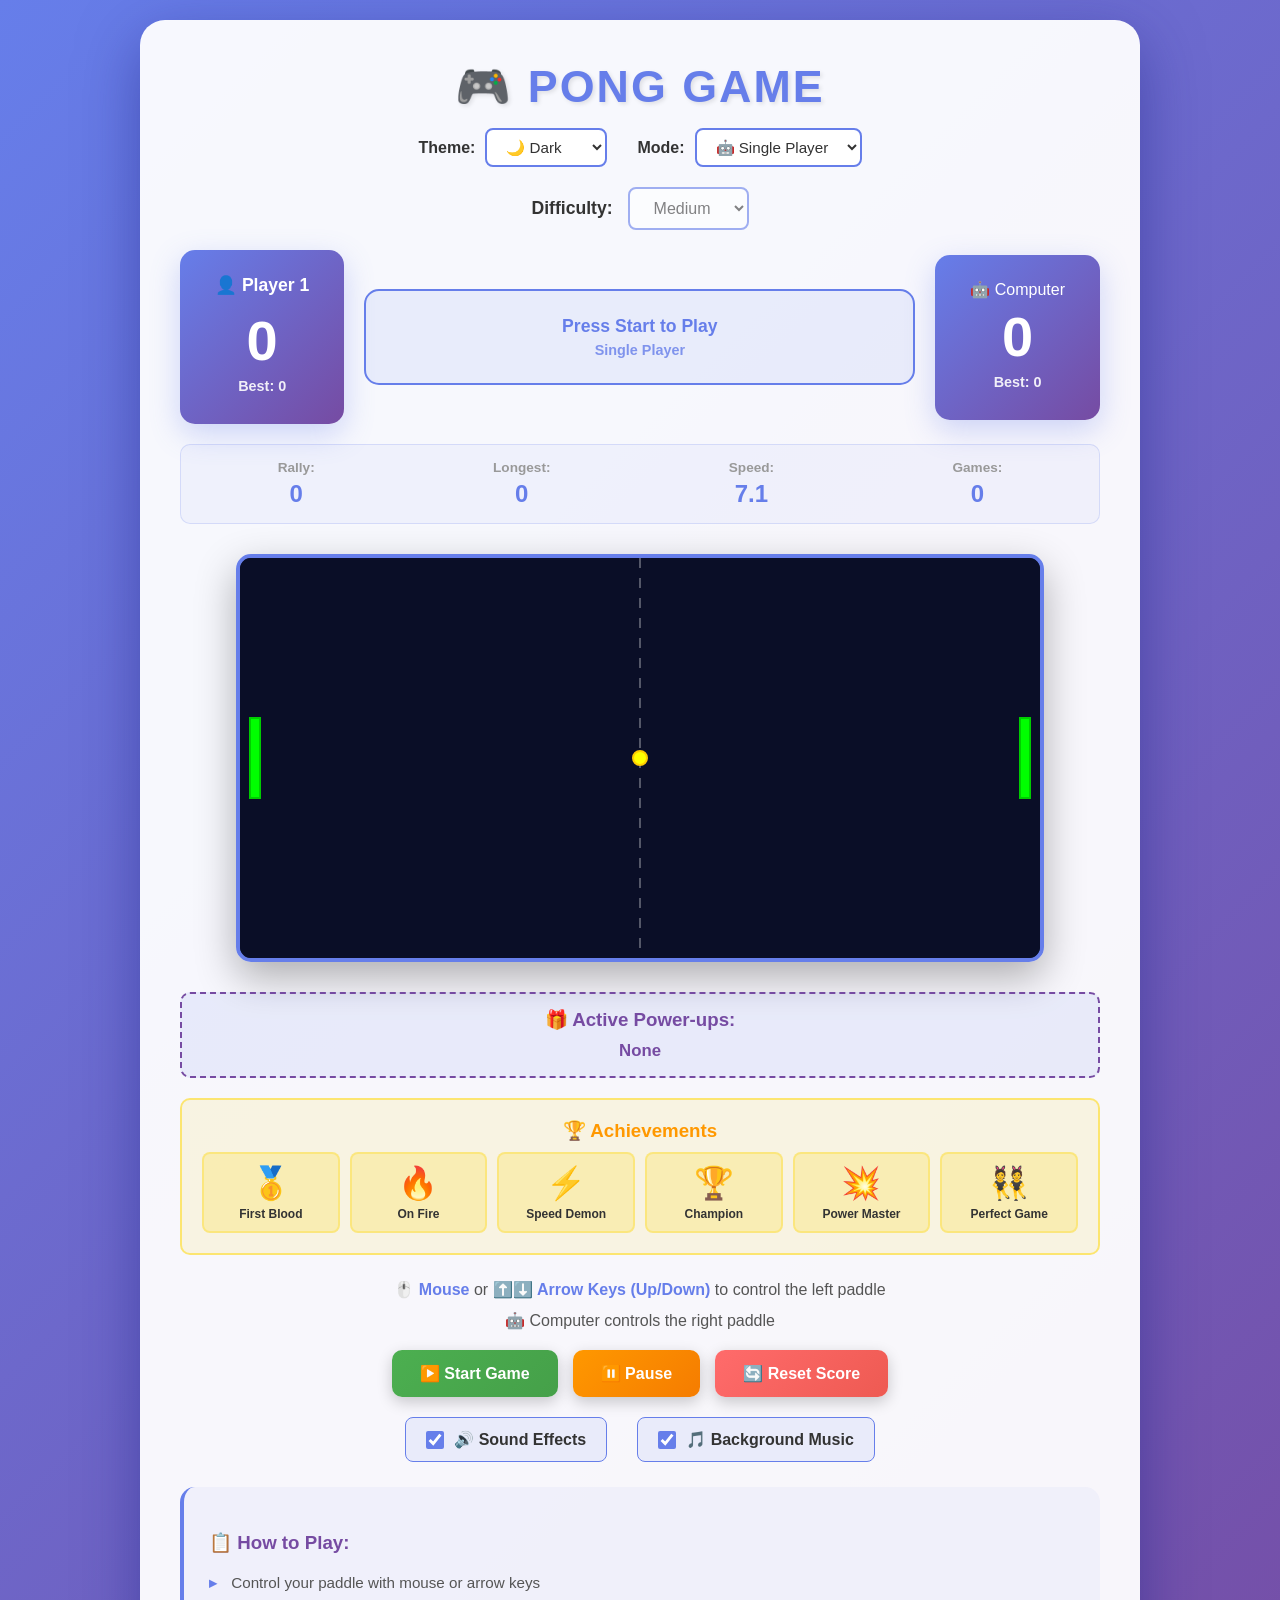
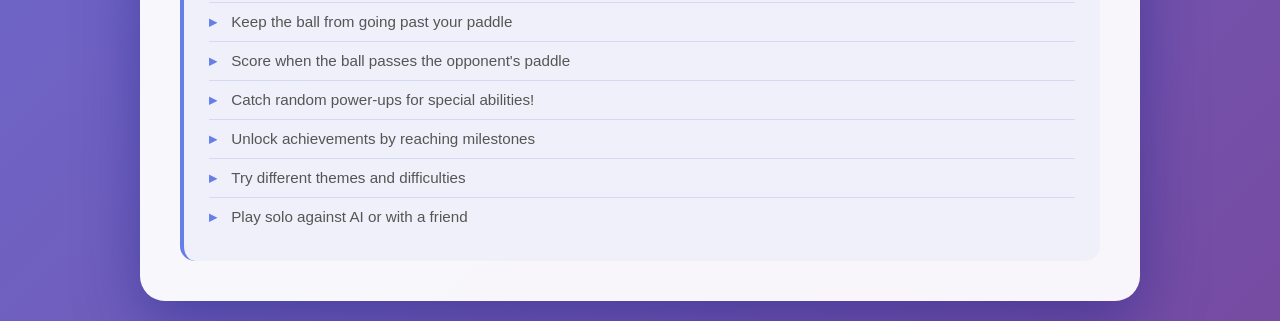
<file: index.html>
<!DOCTYPE html>
<html lang="en">
<head>
    <meta charset="UTF-8">
    <meta name="viewport" content="width=device-width, initial-scale=1.0">
    <title>Advanced Pong Game</title>
    <link rel="stylesheet" href="style.css">
</head>
<body>
    <div class="container">
        <div class="header">
            <h1>🎮 PONG GAME</h1>
            <div class="top-controls">
                <div class="theme-selector">
                    <label for="theme">Theme:</label>
                    <select id="theme">
                        <option value="dark">🌙 Dark</option>
                        <option value="neon">⚡ Neon</option>
                        <option value="retro">📺 Retro</option>
                        <option value="ocean">🌊 Ocean</option>
                    </select>
                </div>
                <div class="mode-selector">
                    <label for="gameMode">Mode:</label>
                    <select id="gameMode">
                        <option value="single">🤖 Single Player</option>
                        <option value="multiplayer">👥 Two Player</option>
                    </select>
                </div>
            </div>
        </div>
        
        <div class="difficulty-selector">
            <label for="difficulty">Difficulty:</label>
            <select id="difficulty" disabled>
                <option value="easy">Easy</option>
                <option value="medium" selected>Medium</option>
                <option value="hard">Hard</option>
            </select>
        </div>
        
        <div class="scoreboard">
            <div class="score">
                <h2>👤 Player 1</h2>
                <p id="playerScore">0</p>
                <p class="best-score" id="bestScore1">Best: 0</p>
            </div>
            <div class="center-info">
                <p id="gameStatus">Press Start to Play</p>
                <p id="gameMode" class="mode-label">Single Player</p>
            </div>
            <div class="score">
                <h2id="player2Label">🤖 Computer</h2>
                <p id="computerScore">0</p>
                <p class="best-score" id="bestScore2">Best: 0</p>
            </div>
        </div>
        
        <div class="stats-display">
            <div class="stat-item">
                <span class="stat-label">Rally:</span>
                <span class="stat-value" id="rallyCount">0</span>
            </div>
            <div class="stat-item">
                <span class="stat-label">Longest:</span>
                <span class="stat-value" id="longestRally">0</span>
            </div>
            <div class="stat-item">
                <span class="stat-label">Speed:</span>
                <span class="stat-value" id="ballSpeed">0</span>
            </div>
            <div class="stat-item">
                <span class="stat-label">Games:</span>
                <span class="stat-value" id="totalGames">0</span>
            </div>
        </div>
        
        <canvas id="pongCanvas" width="800" height="400"></canvas>
        
        <div class="powerups-display">
            <h3>🎁 Active Power-ups:</h3>
            <p id="powerupsText">None</p>
        </div>
        
        <div class="achievements-display">
            <h3>🏆 Achievements</h3>
            <div id="achievementsList" class="achievements-list"></div>
        </div>
        
        <div class="controls">
            <p id="controlsInfo">🖱️ <strong>Mouse</strong> or ⬆️⬇️ <strong>Arrow Keys (Up/Down)</strong> to control the left paddle</p>
            <p id="computerInfo">🤖 Computer controls the right paddle</p>
            <div class="button-group">
                <button id="startBtn" class="start-btn">▶️ Start Game</button>
                <button id="pauseBtn" class="pause-btn">⏸️ Pause</button>
                <button id="resetBtn" class="reset-btn">🔄 Reset Score</button>
            </div>
            <div class="control-toggles">
                <div class="sound-control">
                    <label>
                        <input type="checkbox" id="soundToggle" checked>
                        🔊 Sound Effects
                    </label>
                </div>
                <div class="music-control">
                    <label>
                        <input type="checkbox" id="musicToggle" checked>
                        🎵 Background Music
                    </label>
                </div>
            </div>
        </div>
        
        <div class="info-section">
            <h3>📋 How to Play:</h3>
            <ul>
                <li>Control your paddle with mouse or arrow keys</li>
                <li>Keep the ball from going past your paddle</li>
                <li>Score when the ball passes the opponent's paddle</li>
                <li>Catch random power-ups for special abilities!</li>
                <li>Unlock achievements by reaching milestones</li>
                <li>Try different themes and difficulties</li>
                <li>Play solo against AI or with a friend</li>
            </ul>
        </div>
    </div>

    <script src="script.js"></script>
</body>
</html>
</file>
<file: style.css>
* {
    margin: 0;
    padding: 0;
    box-sizing: border-box;
}

:root {
    /* Dark Theme */
    --primary-color: #667eea;
    --secondary-color: #764ba2;
    --text-color: #333;
    --bg-light: rgba(255, 255, 255, 0.95);
    --canvas-bg: linear-gradient(to bottom, #1a1a2e 0%, #16213e 100%);
    --accent-color: #4CAF50;
    --danger-color: #ff6b6b;
    --warning-color: #ff9800;
}

body.neon {
    --primary-color: #00ff00;
    --secondary-color: #ff00ff;
    --text-color: #000;
    --bg-light: rgba(10, 10, 20, 0.95);
    --canvas-bg: linear-gradient(to bottom, #000 0%, #0a0a2e 100%);
    --accent-color: #00ff00;
    --danger-color: #ff0080;
    --warning-color: #ffff00;
}

body.retro {
    --primary-color: #ff6b35;
    --secondary-color: #f7931e;
    --text-color: #fff;
    --bg-light: rgba(20, 20, 40, 0.98);
    --canvas-bg: linear-gradient(to bottom, #1a1a2e 0%, #16213e 100%);
    --accent-color: #ffd700;
    --danger-color: #ff4444;
    --warning-color: #ff9800;
}

body.ocean {
    --primary-color: #0099ff;
    --secondary-color: #00d4ff;
    --text-color: #fff;
    --bg-light: rgba(10, 40, 80, 0.95);
    --canvas-bg: linear-gradient(to bottom, #001a4d 0%, #003d99 100%);
    --accent-color: #00ffff;
    --danger-color: #ff6b9d;
    --warning-color: #ffb84d;
}

body {
    display: flex;
    justify-content: center;
    align-items: center;
    min-height: 100vh;
    background: linear-gradient(135deg, var(--primary-color) 0%, var(--secondary-color) 100%);
    font-family: 'Segoe UI', Tahoma, Geneva, Verdana, sans-serif;
    padding: 20px;
    transition: all 0.5s ease;
}

.container {
    text-align: center;
    background: var(--bg-light);
    padding: 40px;
    border-radius: 25px;
    box-shadow: 0 20px 60px rgba(31, 38, 135, 0.5);
    max-width: 1000px;
    width: 100%;
    animation: fadeIn 0.5s ease-in;
}

@keyframes fadeIn {
    from {
        opacity: 0;
        transform: translateY(-20px);
    }
    to {
        opacity: 1;
        transform: translateY(0);
    }
}

.header {
    margin-bottom: 20px;
}

h1 {
    color: var(--primary-color);
    margin-bottom: 15px;
    font-size: 2.8em;
    text-shadow: 2px 2px 4px rgba(0, 0, 0, 0.1);
    letter-spacing: 2px;
}

h3 {
    color: var(--secondary-color);
    margin-top: 20px;
    margin-bottom: 10px;
}

.top-controls {
    display: flex;
    justify-content: center;
    gap: 30px;
    margin-bottom: 15px;
    flex-wrap: wrap;
}

.theme-selector, .mode-selector {
    display: flex;
    align-items: center;
    gap: 10px;
}

.theme-selector label, .mode-selector label {
    font-weight: bold;
    color: var(--text-color);
}

.theme-selector select, .mode-selector select {
    padding: 8px 15px;
    border: 2px solid var(--primary-color);
    border-radius: 8px;
    font-size: 0.95em;
    background: white;
    color: var(--text-color);
    cursor: pointer;
    transition: all 0.3s ease;
}

.theme-selector select:hover, .mode-selector select:hover {
    border-color: var(--secondary-color);
    box-shadow: 0 4px 12px rgba(102, 126, 234, 0.3);
}

/* Difficulty Selector */
.difficulty-selector {
    margin-bottom: 20px;
    display: flex;
    justify-content: center;
    align-items: center;
    gap: 15px;
}

.difficulty-selector label {
    font-weight: bold;
    color: var(--text-color);
    font-size: 1.1em;
}

.difficulty-selector select {
    padding: 10px 20px;
    border: 2px solid var(--primary-color);
    border-radius: 8px;
    font-size: 1em;
    background: white;
    color: var(--text-color);
    cursor: pointer;
    transition: all 0.3s ease;
}

.difficulty-selector select:hover {
    border-color: var(--secondary-color);
    box-shadow: 0 4px 12px rgba(102, 126, 234, 0.3);
}

.difficulty-selector select:disabled {
    opacity: 0.6;
    cursor: not-allowed;
}

/* Scoreboard */
.scoreboard {
    display: flex;
    justify-content: space-around;
    align-items: center;
    margin-bottom: 20px;
    gap: 20px;
}

.score {
    background: linear-gradient(135deg, var(--primary-color) 0%, var(--secondary-color) 100%);
    padding: 25px 35px;
    border-radius: 15px;
    min-width: 150px;
    box-shadow: 0 10px 30px rgba(102, 126, 234, 0.3);
    transition: transform 0.3s ease;
    color: white;
}

.score:hover {
    transform: translateY(-5px);
}

.score h2 {
    color: #ffffff;
    font-size: 1.1em;
    margin-bottom: 12px;
}

.score p {
    color: #fff;
    font-size: 3.5em;
    font-weight: bold;
    margin: 5px 0;
}

.best-score {
    font-size: 0.9em !important;
    opacity: 0.9;
    margin-top: 5px !important;
}

.center-info {
    background: rgba(102, 126, 234, 0.1);
    padding: 20px 30px;
    border-radius: 15px;
    flex: 1;
    border: 2px solid var(--primary-color);
}

.center-info p {
    color: var(--primary-color);
    font-weight: bold;
    font-size: 1.1em;
    margin: 5px 0;
}

.mode-label {
    font-size: 0.9em !important;
    opacity: 0.8;
}

/* Stats Display */
.stats-display {
    display: flex;
    justify-content: space-around;
    gap: 15px;
    margin-bottom: 20px;
    background: rgba(102, 126, 234, 0.05);
    padding: 15px;
    border-radius: 10px;
    border: 1px solid rgba(102, 126, 234, 0.2);
    flex-wrap: wrap;
}

.stat-item {
    display: flex;
    flex-direction: column;
    align-items: center;
    gap: 5px;
}

.stat-label {
    font-size: 0.85em;
    color: #999;
    font-weight: bold;
}

.stat-value {
    font-size: 1.5em;
    font-weight: bold;
    color: var(--primary-color);
}

/* Canvas */
#pongCanvas {
    display: block;
    background: var(--canvas-bg);
    border: 4px solid var(--primary-color);
    border-radius: 15px;
    margin: 30px auto;
    box-shadow: 0 15px 40px rgba(0, 0, 0, 0.3);
    transition: transform 0.3s ease;
}

#pongCanvas:hover {
    transform: scale(1.01);
}

/* Power-ups Display */
.powerups-display {
    background: rgba(102, 126, 234, 0.1);
    padding: 15px;
    border-radius: 10px;
    margin-bottom: 20px;
    border: 2px dashed var(--secondary-color);
}

.powerups-display h3 {
    margin-top: 0;
}

.powerups-display p {
    color: var(--secondary-color);
    font-weight: bold;
    font-size: 1.05em;
    margin: 0;
}

/* Achievements Display */
.achievements-display {
    background: rgba(255, 215, 0, 0.1);
    padding: 20px;
    border-radius: 10px;
    margin-bottom: 20px;
    border: 2px solid rgba(255, 215, 0, 0.5);
}

.achievements-display h3 {
    margin-top: 0;
    color: #ff9800;
}

.achievements-list {
    display: grid;
    grid-template-columns: repeat(auto-fit, minmax(100px, 1fr));
    gap: 10px;
}

.achievement {
    background: rgba(255, 215, 0, 0.2);
    padding: 10px;
    border-radius: 8px;
    border: 2px solid rgba(255, 215, 0, 0.3);
    transition: all 0.3s ease;
}

.achievement.unlocked {
    background: rgba(255, 215, 0, 0.4);
    border-color: #ffd700;
    box-shadow: 0 0 10px rgba(255, 215, 0, 0.5);
    animation: unlock 0.5s ease;
}

@keyframes unlock {
    0% { transform: scale(0.8); }
    50% { transform: scale(1.1); }
    100% { transform: scale(1); }
}

.achievement-icon {
    font-size: 2em;
    margin-bottom: 5px;
}

.achievement-name {
    font-size: 0.75em;
    font-weight: bold;
    color: #333;
}

.achievement.unlocked .achievement-name {
    color: #ff9800;
}

/* Controls */
.controls {
    color: var(--text-color);
    margin-top: 25px;
}

.controls p {
    margin: 12px 0;
    font-size: 1em;
    color: #555;
}

.controls strong {
    color: var(--primary-color);
    font-weight: bold;
}

/* Button Group */
.button-group {
    display: flex;
    justify-content: center;
    gap: 15px;
    margin: 20px 0;
    flex-wrap: wrap;
}

button {
    padding: 14px 28px;
    font-size: 1em;
    border: none;
    border-radius: 10px;
    cursor: pointer;
    font-weight: bold;
    transition: all 0.3s ease;
    box-shadow: 0 5px 15px rgba(0, 0, 0, 0.2);
    text-decoration: none;
    display: inline-flex;
    align-items: center;
    gap: 8px;
}

button:hover {
    transform: translateY(-2px);
    box-shadow: 0 8px 20px rgba(0, 0, 0, 0.3);
}

button:active {
    transform: translateY(0);
    box-shadow: 0 3px 10px rgba(0, 0, 0, 0.2);
}

.start-btn {
    background: linear-gradient(135deg, var(--accent-color) 0%, #45a049 100%);
    color: white;
}

.start-btn:hover {
    background: linear-gradient(135deg, #5cba60 0%, var(--accent-color) 100%);
}

.pause-btn {
    background: linear-gradient(135deg, var(--warning-color) 0%, #f57c00 100%);
    color: white;
}

.pause-btn:hover {
    background: linear-gradient(135deg, #ffb333 0%, var(--warning-color) 100%);
}

.reset-btn {
    background: linear-gradient(135deg, var(--danger-color) 0%, #ee5a52 100%);
    color: white;
}

.reset-btn:hover {
    background: linear-gradient(135deg, #ff8888 0%, var(--danger-color) 100%);
}

/* Control Toggles */
.control-toggles {
    display: flex;
    justify-content: center;
    gap: 30px;
    margin-top: 15px;
    flex-wrap: wrap;
}

.sound-control, .music-control {
    padding: 12px 20px;
    background: rgba(102, 126, 234, 0.1);
    border-radius: 8px;
    border: 1px solid var(--primary-color);
}

.sound-control label, .music-control label {
    display: flex;
    align-items: center;
    gap: 10px;
    cursor: pointer;
    color: var(--text-color);
    font-weight: bold;
    user-select: none;
}

.sound-control input, .music-control input {
    cursor: pointer;
    width: 18px;
    height: 18px;
    accent-color: var(--primary-color);
}

/* Info Section */
.info-section {
    background: rgba(102, 126, 234, 0.05);
    padding: 25px;
    border-radius: 15px;
    margin-top: 25px;
    text-align: left;
    border-left: 4px solid var(--primary-color);
}

.info-section ul {
    list-style: none;
    padding: 0;
    margin: 0;
}

.info-section li {
    padding: 10px 0;
    color: #555;
    border-bottom: 1px solid rgba(102, 126, 234, 0.2);
    font-size: 0.95em;
}

.info-section li:last-child {
    border-bottom: none;
}

.info-section li:before {
    content: "▸ ";
    color: var(--primary-color);
    font-weight: bold;
    margin-right: 10px;
}

/* Responsive Design */
@media (max-width: 900px) {
    .container {
        padding: 25px;
    }
    
    h1 {
        font-size: 2em;
    }
    
    #pongCanvas {
        max-width: 100%;
        height: auto;
    }
    
    .scoreboard {
        flex-wrap: wrap;
        gap: 15px;
    }
    
    .button-group {
        flex-direction: column;
    }
    
    button {
        width: 100%;
    }
}

@media (max-width: 600px) {
    .container {
        padding: 15px;
    }
    
    h1 {
        font-size: 1.5em;
    }
    
    .score p {
        font-size: 2.5em;
    }
    
    .info-section {
        padding: 15px;
    }
    
    .top-controls {
        gap: 15px;
    }
    
    .stats-display {
        flex-direction: column;
        align-items: center;
    }
}
</file>
